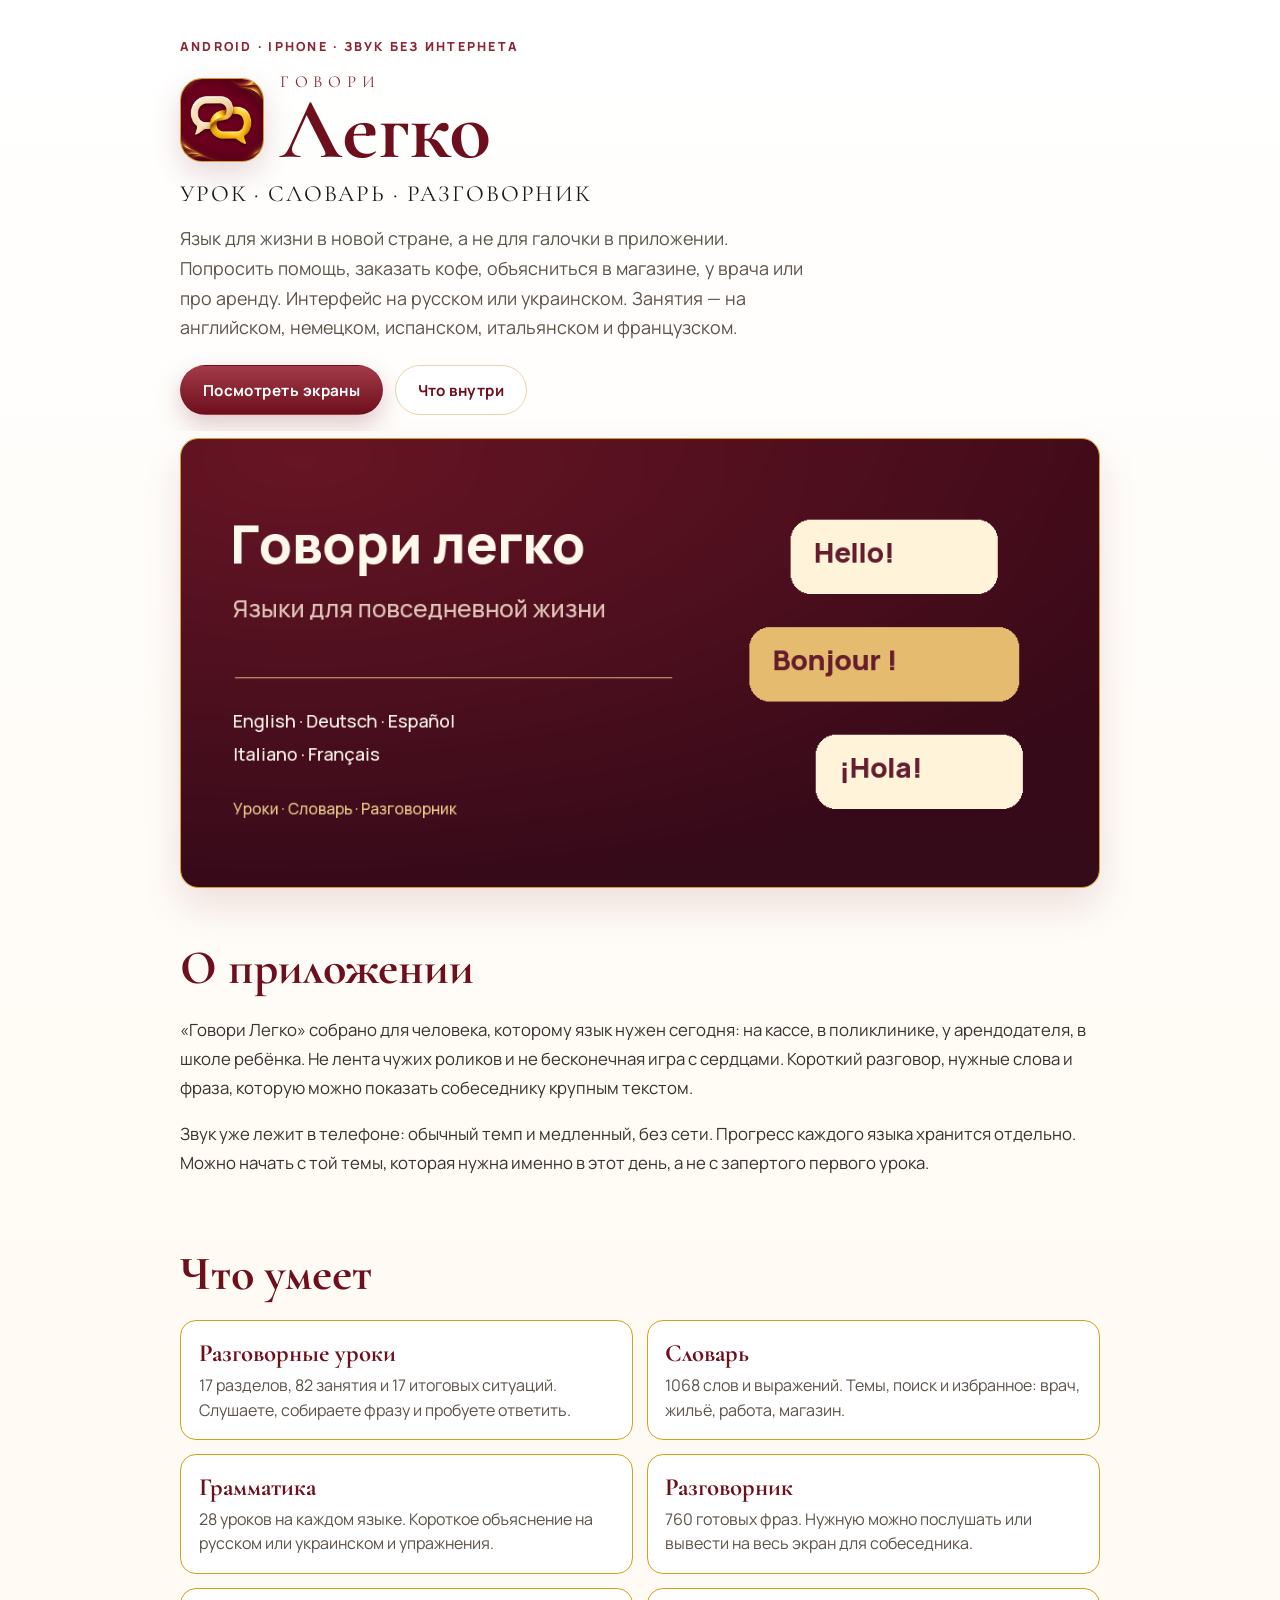
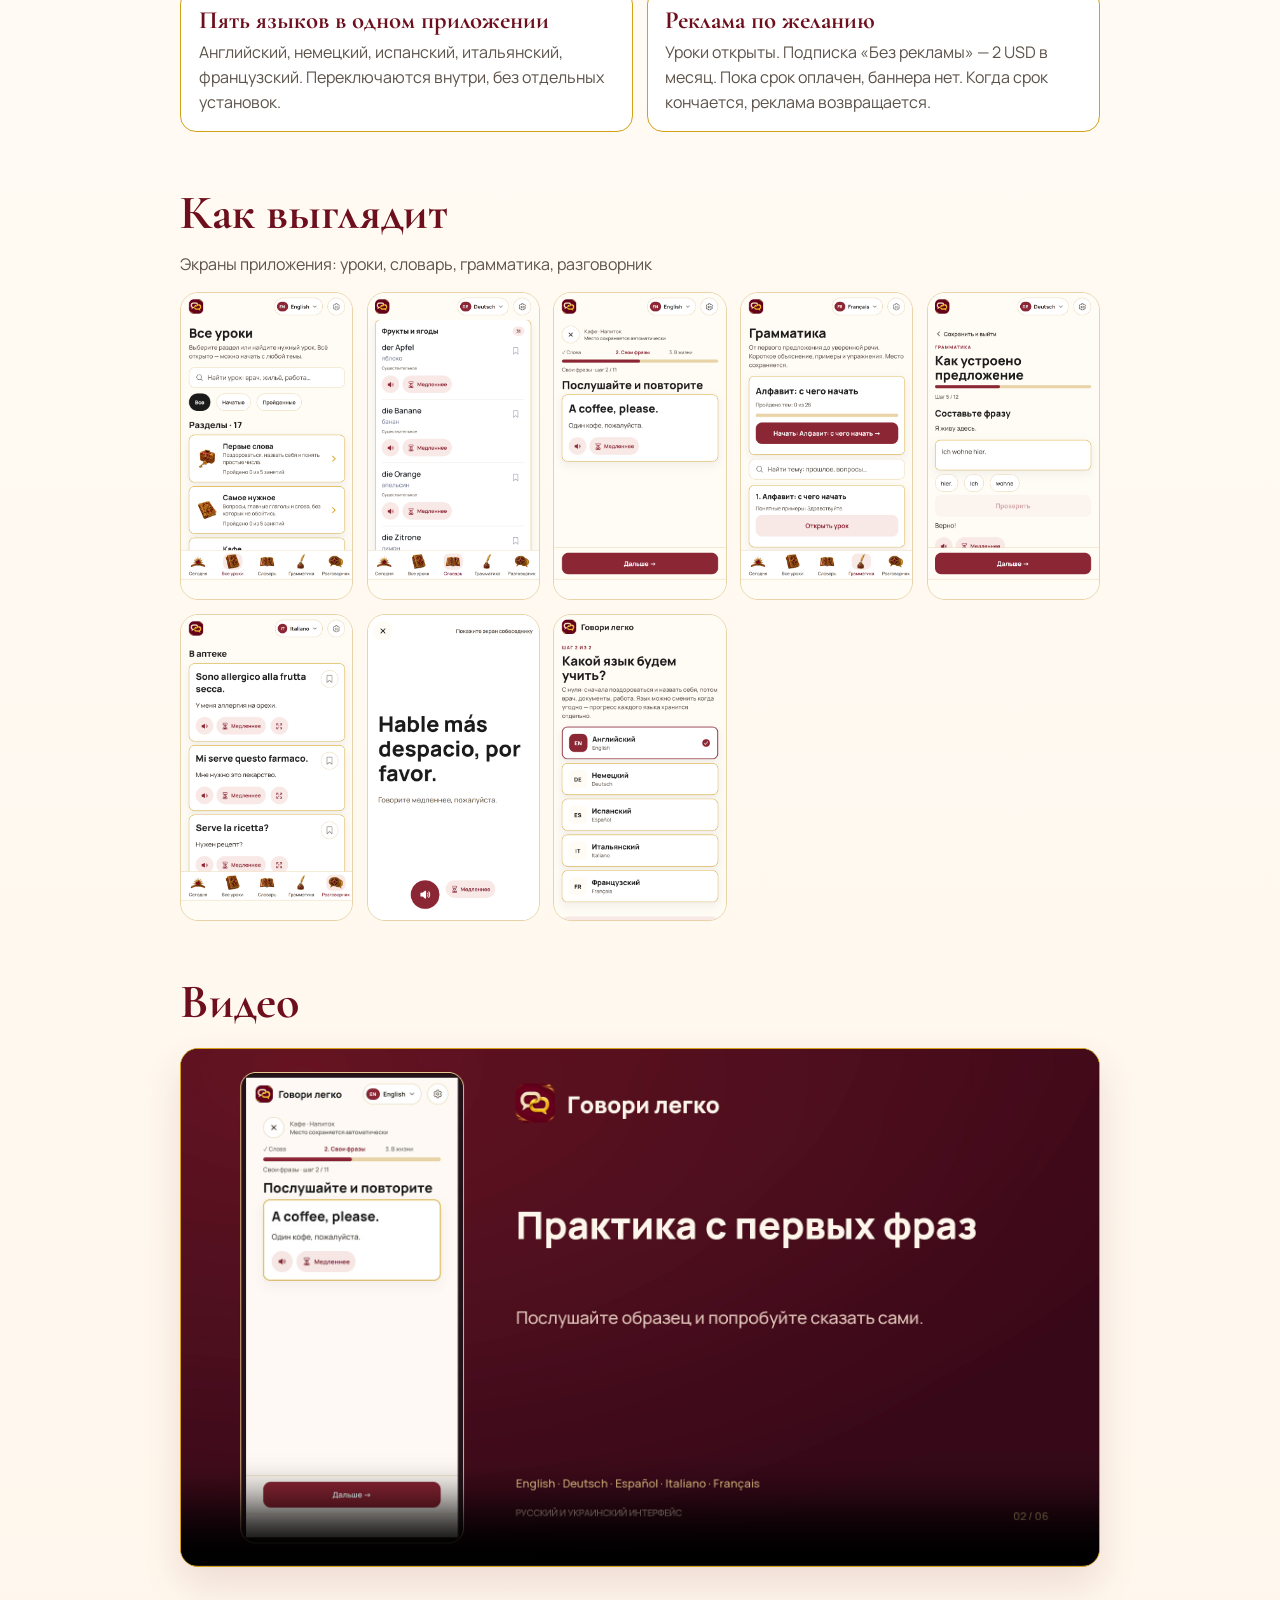
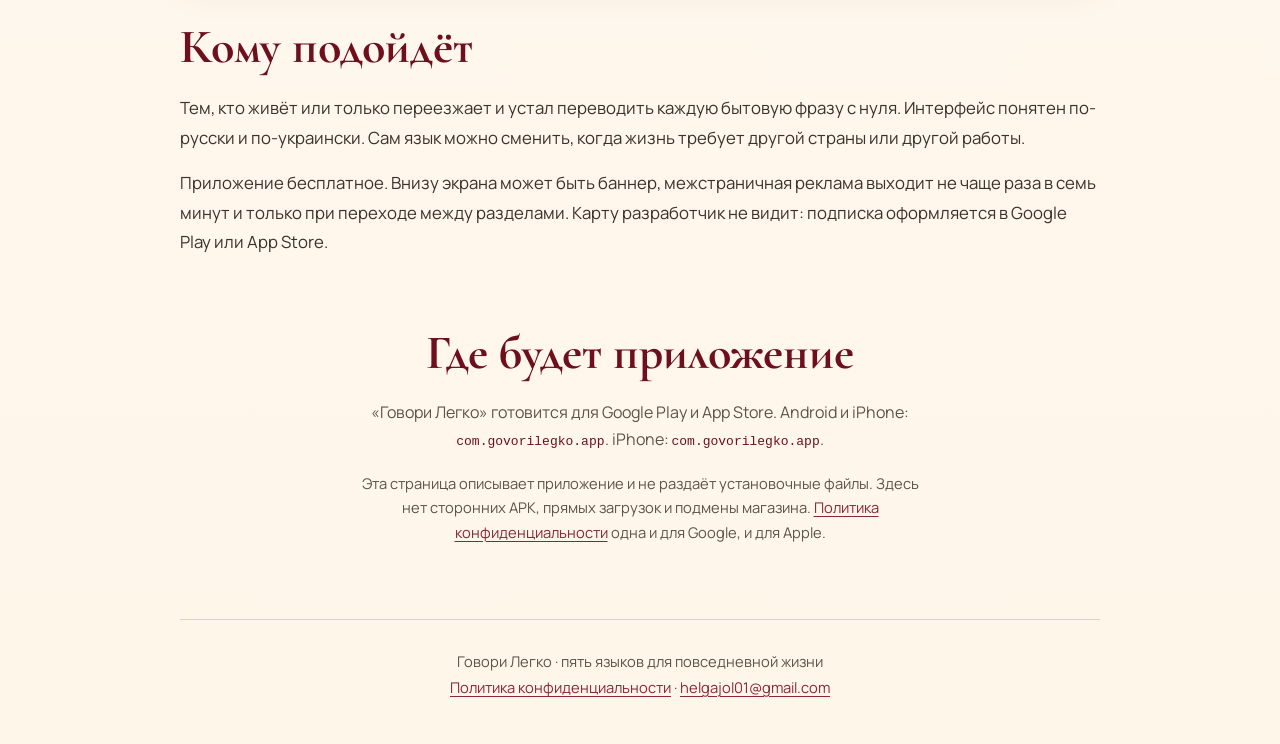
<file: index.html>
<!DOCTYPE html>
<html lang="ru">
<head>
  <meta charset="UTF-8" />
  <meta name="viewport" content="width=device-width, initial-scale=1" />
  <title>Говори Легко — пять языков для жизни в новой стране</title>
  <meta name="description" content="Говори Легко: уроки, словарь, грамматика и разговорник. Русский или украинский интерфейс. Английский, немецкий, испанский, итальянский и французский. Звук без интернета." />
  <meta property="og:title" content="Говори Легко" />
  <meta property="og:description" content="Попросить помощь, заказать кофе, объясниться у врача. Пять языков, звук уже в телефоне." />
  <meta property="og:image" content="assets/cover.png" />
  <meta property="og:type" content="website" />
  <meta property="og:url" content="https://olgamentalmagic.github.io/govorilegko/" />
  <link rel="canonical" href="https://olgamentalmagic.github.io/govorilegko/" />
  <link rel="icon" type="image/png" href="assets/icon.png" />
  <link rel="preconnect" href="https://fonts.googleapis.com" />
  <link rel="preconnect" href="https://fonts.gstatic.com" crossorigin />
  <link href="https://fonts.googleapis.com/css2?family=Cormorant+Garamond:wght@600;700&family=Manrope:wght@400;500;600;700;800&display=swap" rel="stylesheet" />
  <link rel="stylesheet" href="styles.css" />
</head>
<body>
  <header class="hero">
    <div class="hero__inner">
      <p class="eyebrow">Android · iPhone · звук без интернета</p>
      <div class="brand">
        <img class="brand__icon" src="assets/icon.png" width="84" height="84" alt="Значок приложения Говори Легко" />
        <div>
          <p class="brand__small">ГОВОРИ</p>
          <h1>Легко</h1>
        </div>
      </div>
      <p class="tagline">Урок · Словарь · Разговорник</p>
      <p class="lead">
        Язык для жизни в новой стране, а не для галочки в приложении.
        Попросить помощь, заказать кофе, объясниться в магазине, у врача
        или про аренду. Интерфейс на русском или украинском. Занятия —
        на английском, немецком, испанском, итальянском и французском.
      </p>
      <div class="cta-row">
        <a class="btn btn--gold" href="#screens">Посмотреть экраны</a>
        <a class="btn btn--ghost" href="#about">Что внутри</a>
      </div>
    </div>
  </header>
  <img class="cover" src="assets/cover.png" alt="Говори Легко: Hello, Bonjour, Hola. English, Deutsch, Español, Italiano, Français." />

  <main>
    <section id="about" class="section">
      <h2>О приложении</h2>
      <div class="prose">
        <p>
          «Говори Легко» собрано для человека, которому язык нужен сегодня:
          на кассе, в поликлинике, у арендодателя, в школе ребёнка.
          Не лента чужих роликов и не бесконечная игра с сердцами.
          Короткий разговор, нужные слова и фраза, которую можно показать собеседнику крупным текстом.
        </p>
        <p>
          Звук уже лежит в телефоне: обычный темп и медленный, без сети.
          Прогресс каждого языка хранится отдельно. Можно начать с той темы,
          которая нужна именно в этот день, а не с запертого первого урока.
        </p>
      </div>
    </section>

    <section class="section section--tight">
      <h2>Что умеет</h2>
      <ul class="features">
        <li>
          <strong>Разговорные уроки</strong>
          <span>17 разделов, 82 занятия и 17 итоговых ситуаций. Слушаете, собираете фразу и пробуете ответить.</span>
        </li>
        <li>
          <strong>Словарь</strong>
          <span>1068 слов и выражений. Темы, поиск и избранное: врач, жильё, работа, магазин.</span>
        </li>
        <li>
          <strong>Грамматика</strong>
          <span>28 уроков на каждом языке. Короткое объяснение на русском или украинском и упражнения.</span>
        </li>
        <li>
          <strong>Разговорник</strong>
          <span>760 готовых фраз. Нужную можно послушать или вывести на весь экран для собеседника.</span>
        </li>
        <li>
          <strong>Пять языков в одном приложении</strong>
          <span>Английский, немецкий, испанский, итальянский, французский. Переключаются внутри, без отдельных установок.</span>
        </li>
        <li>
          <strong>Реклама по желанию</strong>
          <span>Уроки открыты. Подписка «Без рекламы» — 2 USD в месяц. Пока срок оплачен, баннера нет. Когда срок кончается, реклама возвращается.</span>
        </li>
      </ul>
    </section>

    <section id="screens" class="section">
      <h2>Как выглядит</h2>
      <p class="section__hint">Экраны приложения: уроки, словарь, грамматика, разговорник</p>
      <div class="shots" aria-label="Скриншоты">
        <img src="assets/screen_1.png" alt="Список уроков по разделам" loading="lazy" />
        <img src="assets/screen_2.png" alt="Словарь" loading="lazy" />
        <img src="assets/screen_3.png" alt="Разговорный урок" loading="lazy" />
        <img src="assets/screen_4.png" alt="Грамматика" loading="lazy" />
        <img src="assets/screen_5.png" alt="Упражнение на сборку фразы" loading="lazy" />
        <img src="assets/screen_6.png" alt="Разговорник" loading="lazy" />
        <img src="assets/screen_7.png" alt="Произношение" loading="lazy" />
        <img src="assets/screen_8.png" alt="Выбор языка обучения" loading="lazy" />
      </div>
    </section>

    <section class="section">
      <h2>Видео</h2>
      <div class="video-wrap">
        <video controls playsinline preload="metadata" poster="assets/poster.png">
          <source src="assets/promo.mp4" type="video/mp4" />
          Ваш браузер не воспроизводит видео.
        </video>
      </div>
    </section>

    <section class="section">
      <h2>Кому подойдёт</h2>
      <div class="prose">
        <p>
          Тем, кто живёт или только переезжает и устал переводить каждую бытовую фразу с нуля.
          Интерфейс понятен по-русски и по-украински. Сам язык можно сменить, когда жизнь
          требует другой страны или другой работы.
        </p>
        <p>
          Приложение бесплатное. Внизу экрана может быть баннер, межстраничная реклама
          выходит не чаще раза в семь минут и только при переходе между разделами.
          Карту разработчик не видит: подписка оформляется в Google Play или App Store.
        </p>
      </div>
    </section>

    <section id="download" class="section download">
      <h2>Где будет приложение</h2>
      <p class="download__text">
        «Говори Легко» готовится для Google Play и App Store.
        Android и iPhone: <code>com.govorilegko.app</code>.
        iPhone: <code>com.govorilegko.app</code>.
      </p>
      <p class="download__note">
        Эта страница описывает приложение и не раздаёт установочные файлы.
        Здесь нет сторонних APK, прямых загрузок и подмены магазина.
        <a href="privacy.html">Политика конфиденциальности</a> одна и для Google, и для Apple.
      </p>
    </section>
  </main>

  <footer class="footer">
    <p>Говори Легко · пять языков для повседневной жизни</p>
    <p>
      <a href="privacy.html">Политика конфиденциальности</a>
      ·
      <a href="mailto:helgajol01@gmail.com">helgajol01@gmail.com</a>
    </p>
  </footer>
</body>
</html>
</file>
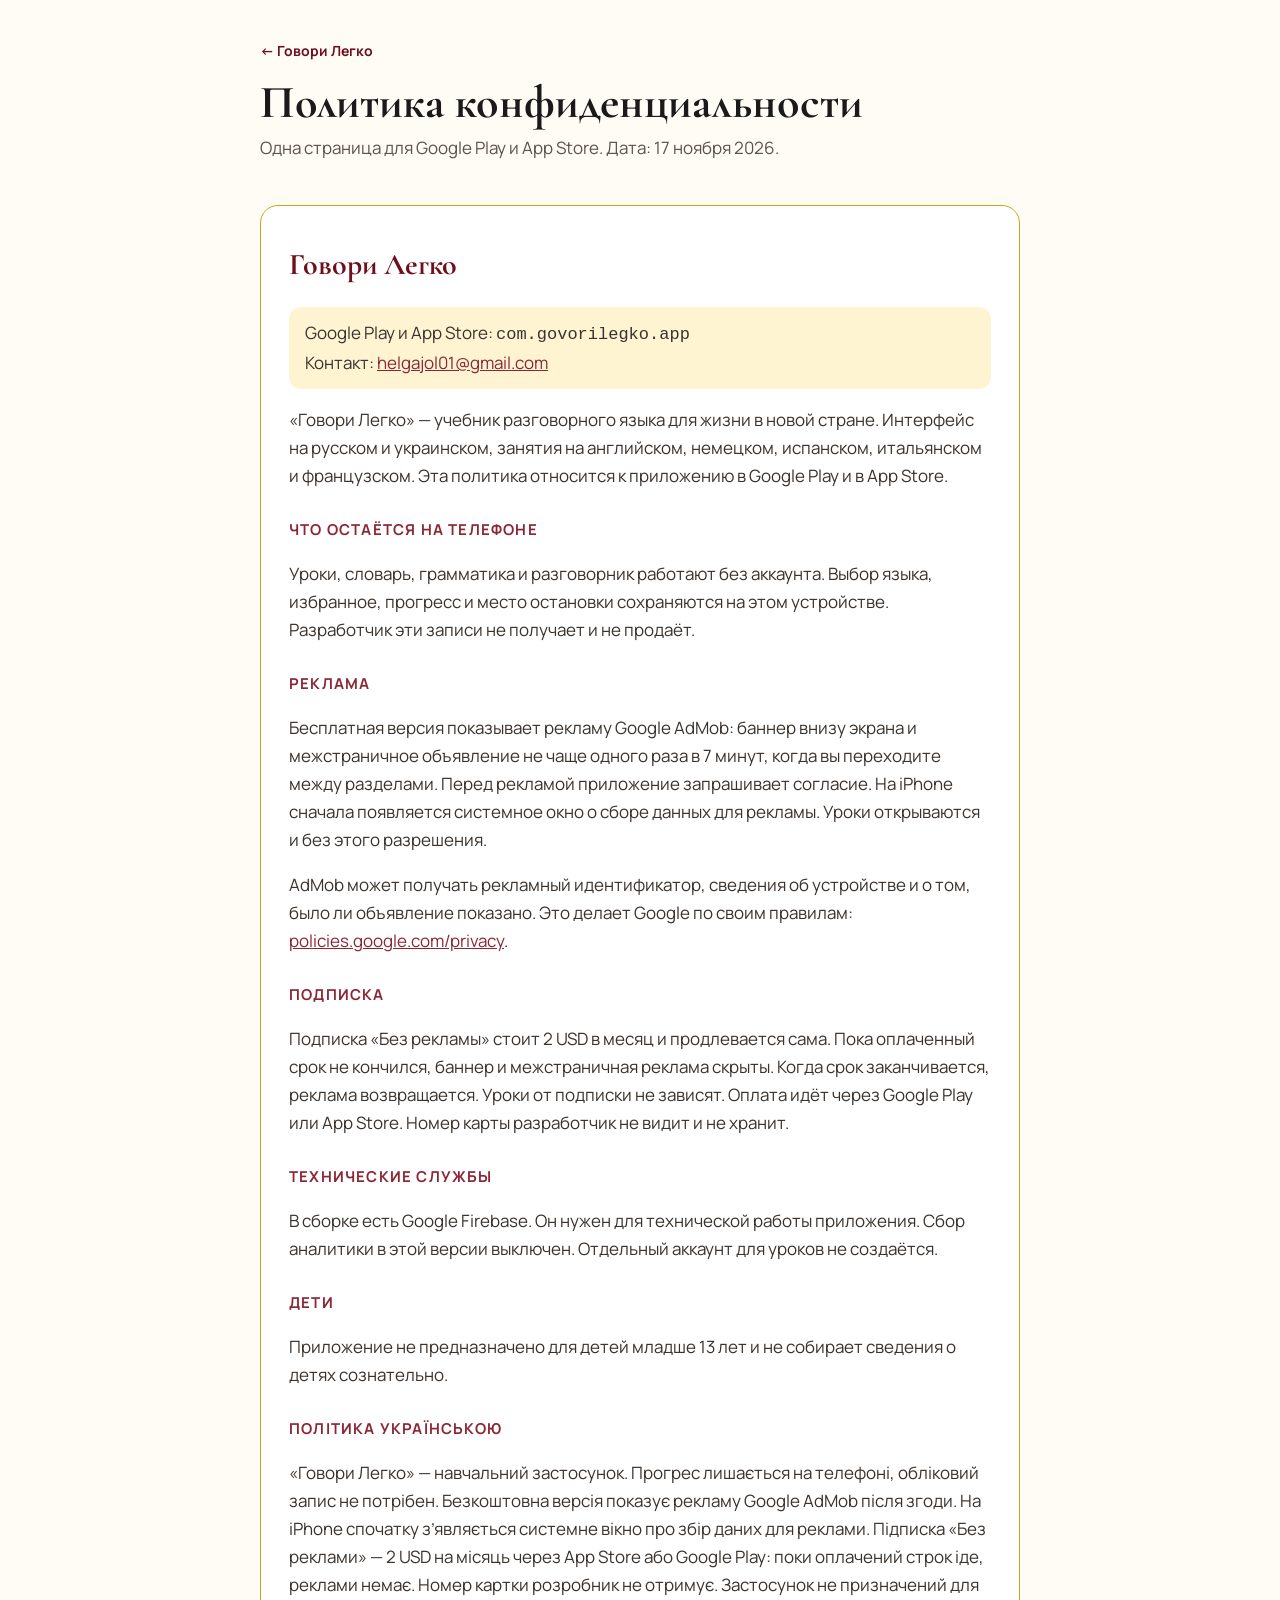
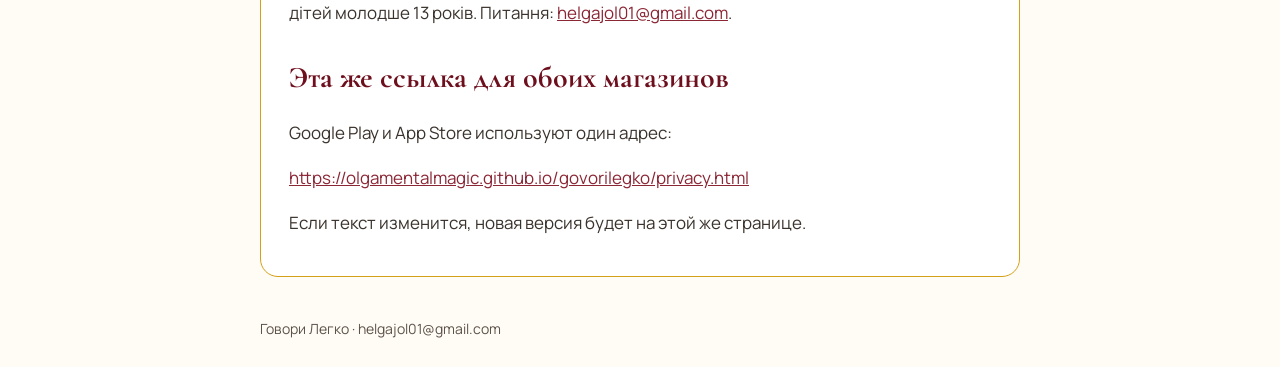
<file: privacy.html>
<!DOCTYPE html>
<html lang="ru">
<head>
  <meta charset="UTF-8" />
  <meta name="viewport" content="width=device-width, initial-scale=1" />
  <title>Политика конфиденциальности — Говори Легко</title>
  <meta name="description" content="Политика конфиденциальности приложения «Говори Легко» для Google Play и App Store." />
  <link rel="preconnect" href="https://fonts.googleapis.com" />
  <link rel="preconnect" href="https://fonts.gstatic.com" crossorigin />
  <link href="https://fonts.googleapis.com/css2?family=Cormorant+Garamond:wght@600;700&family=Manrope:wght@400;500;600;700&display=swap" rel="stylesheet" />
  <style>
    :root { --bg: #FFFBF5; --ink: #1A1A1A; --text: #3A322C; --muted: #5C534A; --accent: #8B2635; --deep: #6E0F1D; --gold: #D4A017; --line: #E8D4A8; --card: #FFFFFF; }
    * { box-sizing: border-box; }
    body { margin: 0; background: var(--bg); color: var(--text); font-family: Manrope, sans-serif; font-size: 17px; line-height: 1.65; }
    header, main { width: min(760px, calc(100% - 32px)); margin: 0 auto; }
    header { padding: 36px 0 8px; }
    a { color: var(--accent); }
    .back { color: var(--deep); text-decoration: none; font-weight: 700; font-size: 14px; }
    h1 { font-family: "Cormorant Garamond", serif; font-weight: 700; font-size: 46px; line-height: 1.05; color: var(--ink); margin: 14px 0 8px; }
    .lead { color: var(--muted); margin-top: 0; }
    article { background: var(--card); border: 1.5px solid var(--gold); border-radius: 18px; padding: 8px 28px 22px; margin: 18px 0 40px; }
    h2 { font-family: "Cormorant Garamond", serif; color: var(--deep); font-size: 30px; margin: 26px 0 8px; }
    h3 { font-size: 15px; letter-spacing: 0.08em; text-transform: uppercase; color: var(--accent); margin: 28px 0 8px; }
    ul { padding-left: 1.2em; }
    li { margin: 6px 0; }
    .ids { background: #FFF4D2; border-radius: 12px; padding: 12px 16px; }
    footer { color: var(--muted); font-size: 14px; padding-bottom: 28px; }
  </style>
</head>
<body>
  <header>
    <a class="back" href="./">← Говори Легко</a>
    <h1>Политика конфиденциальности</h1>
    <p class="lead">Одна страница для Google Play и App Store. Дата: 17 ноября 2026.</p>
  </header>
  <main>
    <article>
      <h2>Говори Легко</h2>
      <p class="ids">Google Play и App Store: <code>com.govorilegko.app</code><br />Контакт: <a href="mailto:helgajol01@gmail.com">helgajol01@gmail.com</a></p>
      <p>«Говори Легко» — учебник разговорного языка для жизни в новой стране. Интерфейс на русском и украинском, занятия на английском, немецком, испанском, итальянском и французском. Эта политика относится к приложению в Google Play и в App Store.</p>

      <h3>Что остаётся на телефоне</h3>
      <p>Уроки, словарь, грамматика и разговорник работают без аккаунта. Выбор языка, избранное, прогресс и место остановки сохраняются на этом устройстве. Разработчик эти записи не получает и не продаёт.</p>

      <h3>Реклама</h3>
      <p>Бесплатная версия показывает рекламу Google AdMob: баннер внизу экрана и межстраничное объявление не чаще одного раза в 7 минут, когда вы переходите между разделами. Перед рекламой приложение запрашивает согласие. На iPhone сначала появляется системное окно о сборе данных для рекламы. Уроки открываются и без этого разрешения.</p>
      <p>AdMob может получать рекламный идентификатор, сведения об устройстве и о том, было ли объявление показано. Это делает Google по своим правилам: <a href="https://policies.google.com/privacy">policies.google.com/privacy</a>.</p>

      <h3>Подписка</h3>
      <p>Подписка «Без рекламы» стоит 2 USD в месяц и продлевается сама. Пока оплаченный срок не кончился, баннер и межстраничная реклама скрыты. Когда срок заканчивается, реклама возвращается. Уроки от подписки не зависят. Оплата идёт через Google Play или App Store. Номер карты разработчик не видит и не хранит.</p>

      <h3>Технические службы</h3>
      <p>В сборке есть Google Firebase. Он нужен для технической работы приложения. Сбор аналитики в этой версии выключен. Отдельный аккаунт для уроков не создаётся.</p>

      <h3>Дети</h3>
      <p>Приложение не предназначено для детей младше 13 лет и не собирает сведения о детях сознательно.</p>

      <h3>Політика українською</h3>
      <p>«Говори Легко» — навчальний застосунок. Прогрес лишається на телефоні, обліковий запис не потрібен. Безкоштовна версія показує рекламу Google AdMob після згоди. На iPhone спочатку з’являється системне вікно про збір даних для реклами. Підписка «Без реклами» — 2 USD на місяць через App Store або Google Play: поки оплачений строк іде, реклами немає. Номер картки розробник не отримує. Застосунок не призначений для дітей молодше 13 років. Питання: <a href="mailto:helgajol01@gmail.com">helgajol01@gmail.com</a>.</p>

      <h2>Эта же ссылка для обоих магазинов</h2>
      <p>Google Play и App Store используют один адрес:</p>
      <p><a href="https://olgamentalmagic.github.io/govorilegko/privacy.html">https://olgamentalmagic.github.io/govorilegko/privacy.html</a></p>
      <p>Если текст изменится, новая версия будет на этой же странице.</p>
    </article>
    <footer>Говори Легко · helgajol01@gmail.com</footer>
  </main>
</body>
</html>
</file>
<file: styles.css>
:root {
  --bg: #FFFBF5;
  --ink: #1A1A1A;
  --text: #3A322C;
  --muted: #5C534A;
  --gold: #D4A017;
  --gold-2: #8B2635;
  --line: #E8D4A8;
  --card: #FFFFFF;
  --deep: #6E0F1D;
  --soft: #F8E8E6;
  --font-display: "Cormorant Garamond", Georgia, serif;
  --font-body: Manrope, system-ui, sans-serif;
}

*,
*::before,
*::after { box-sizing: border-box; }

html { scroll-behavior: smooth; }

body {
  margin: 0;
  color: var(--text);
  font-family: var(--font-body);
  background:
    radial-gradient(900px 420px at 50% -10%, rgba(212, 160, 23, 0.18), transparent 60%),
    linear-gradient(180deg, #fff 0%, var(--bg) 28%, #FFF6EA 100%);
  min-height: 100vh;
}

img, video { max-width: 100%; display: block; }

a {
  color: var(--gold-2);
  text-decoration-thickness: 1px;
  text-underline-offset: 0.2em;
}

.hero {
  position: relative;
  padding: 2.4rem 1.25rem 1rem;
  overflow: hidden;
}

.hero__inner {
  width: min(920px, 100%);
  margin: 0 auto;
}

.eyebrow {
  margin: 0 0 1rem;
  font-size: 0.78rem;
  letter-spacing: 0.18em;
  text-transform: uppercase;
  color: var(--gold-2);
  font-weight: 800;
}

.brand {
  display: flex;
  align-items: center;
  gap: 1rem;
  margin-bottom: 0.75rem;
}

.brand__icon {
  width: 84px;
  height: 84px;
  border-radius: 22px;
  border: 1.5px solid var(--gold);
  box-shadow: 0 12px 30px rgba(110, 15, 29, 0.16);
}

.brand__small {
  margin: 0;
  font-family: var(--font-display);
  font-size: 1.05rem;
  letter-spacing: 0.34em;
  color: var(--gold-2);
}

.brand h1 {
  margin: 0;
  font-family: var(--font-display);
  font-weight: 700;
  font-size: clamp(3.2rem, 12vw, 5.4rem);
  line-height: 0.88;
  color: var(--deep);
}

.tagline {
  margin: 0.4rem 0 1rem;
  font-family: var(--font-display);
  font-size: 1.45rem;
  letter-spacing: 0.08em;
  text-transform: uppercase;
  color: var(--ink);
}

.lead {
  margin: 0 0 1.4rem;
  max-width: 40rem;
  font-size: 1.12rem;
  line-height: 1.65;
  color: var(--muted);
}

.cover {
  width: min(920px, calc(100% - 2.5rem));
  margin: 0.4rem auto 0;
  border-radius: 18px;
  border: 1.5px solid var(--gold);
  box-shadow: 0 18px 40px rgba(110, 15, 29, 0.12);
}

.cta-row { display: flex; flex-wrap: wrap; gap: 0.75rem; }

.btn {
  display: inline-flex;
  align-items: center;
  justify-content: center;
  min-height: 48px;
  padding: 0.85rem 1.35rem;
  border-radius: 999px;
  border: 1.5px solid var(--line);
  font-weight: 700;
  font-size: 0.95rem;
  letter-spacing: 0.03em;
  text-decoration: none;
}

.btn--gold {
  color: #fff;
  background: linear-gradient(180deg, #A33A49 0%, var(--deep) 100%);
  border-color: transparent;
  box-shadow: 0 10px 24px rgba(110, 15, 29, 0.22);
}

.btn--ghost {
  color: var(--deep);
  background: #fff;
}

.section {
  width: min(920px, calc(100% - 2.5rem));
  margin: 0 auto;
  padding: 3.2rem 0 0;
}

.section h2 {
  margin: 0 0 1.1rem;
  font-family: var(--font-display);
  font-weight: 700;
  font-size: clamp(2.1rem, 5.5vw, 3rem);
  color: var(--deep);
}

.section__hint { margin: -0.4rem 0 1.1rem; color: var(--muted); }

.prose p {
  margin: 0 0 1rem;
  line-height: 1.75;
  font-size: 1.05rem;
}

.features {
  list-style: none;
  margin: 0;
  padding: 0;
  display: grid;
  gap: 0.85rem;
}

@media (min-width: 760px) {
  .features { grid-template-columns: 1fr 1fr; }
  .shots { grid-template-columns: repeat(4, 1fr); }
}

.features li {
  padding: 1.05rem 1.1rem;
  border: 1.5px solid var(--gold);
  border-radius: 16px;
  background: var(--card);
}

.features strong {
  display: block;
  margin-bottom: 0.3rem;
  font-family: var(--font-display);
  font-size: 1.55rem;
  color: var(--deep);
}

.features span { color: var(--muted); line-height: 1.55; }

.shots {
  display: grid;
  grid-template-columns: repeat(auto-fill, minmax(150px, 1fr));
  gap: 0.85rem;
}

.shots img {
  width: 100%;
  border-radius: 18px;
  border: 1.5px solid var(--line);
  background: #fff;
  aspect-ratio: 9 / 16;
  object-fit: cover;
  object-position: top;
}

.video-wrap {
  border-radius: 18px;
  overflow: hidden;
  border: 1.5px solid var(--gold);
  background: #1A1A1A;
  box-shadow: 0 18px 40px rgba(110, 15, 29, 0.12);
}

.video-wrap video { width: 100%; max-height: 80vh; margin: 0 auto; }

.download { text-align: center; padding-bottom: 1rem; }

.download__text, .download__note {
  margin: 0 auto 1.2rem;
  max-width: 36rem;
  color: var(--muted);
  line-height: 1.65;
}

.download__text code { color: var(--deep); }

.download__note { font-size: 0.92rem; }

.footer {
  width: min(920px, calc(100% - 2.5rem));
  margin: 2.5rem auto 0;
  padding: 1.6rem 0 2.6rem;
  border-top: 1px solid var(--line);
  color: var(--muted);
  font-size: 0.92rem;
  text-align: center;
}

.footer p { margin: 0.35rem 0; }
</file>
